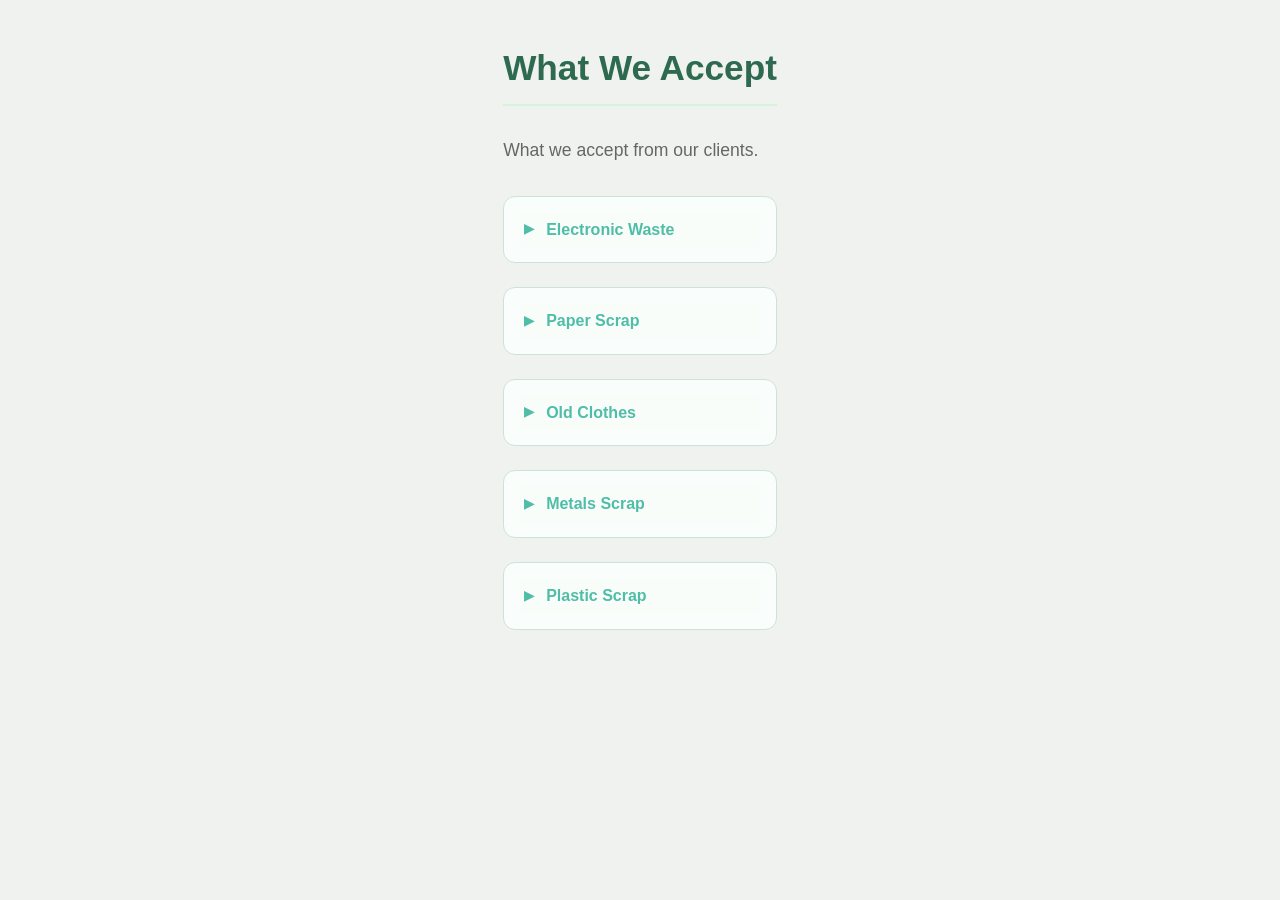
<file: acceptance.html>
<!DOCTYPE html>
<html lang="en">
<head>
    <meta charset="UTF-8">
    <meta name="viewport" content="width=device-width, initial-scale=1.0">
    <title>Acceptance</title>
    <link rel="stylesheet" href="style.css">
</head>
<body>

<div class="desktop-container">
    <div class="top-accent"></div>

    <div class="grid-wrapper">
        <section class="hero-sidebar">
            <h1>What We Accept</h1>
            <p class="intro-text">
                What we accept from our clients.
            </p>
        </section>

        <main class="content-area">
            <div class="scroll-container">
                <details class="description-box">
                    <summary>Electronic Waste</summary>
                    <p>  waste refers to a collection of different types of electronic waste (e-waste).
                         E-waste can include a wide range of electronic
                          devices such as computers, laptops, tablets, smartphones, televisions, printers, and other electronic appliances.
                           When these devices become obsolete or are no longer useful, they can be disposed of as e-waste.We are specialize in 
                           the proper handling and recycling of electronic mixed waste.</p>
                </details>

                <details class="description-box">
                    <summary>Paper Scrap</summary>
                    <p>Paper scrap refers to discarded paper materials that are no longer useful or needed.
                     These materials can include things like office paper, newspapers, magazines, cardboard, and
                      packaging materials. Paper scrap is a valuable resource that can be recycled and used to create
                       new paper products, reducing the need to harvest new trees and conserving natural resources.</p>
                </details>

                <details class="description-box">
                    <summary>Old Clothes</summary>
                    <p>Old clothes refer to clothing items that are no longer worn or needed.
                         These clothes may have been outgrown, out of style, or simply not used anymore.
                          Rather than throwing them away, old clothes can be donated or recycled.
                          Donating old clothes is a great way to give them a second life and help those
                           in need. In Scrapdeal, there are likely to be charities, non-profit organizations,
                            and thrift stores that accept donations of old clothes. These organizations may distribute
                             the clothes to people in need or sell them to generate funds for their programs.</p>
                </details>
                <details class="description-box">
                    <summary>Metals Scrap</summary>
                    <p>Metal scrap refers to discarded metal materials that can be recycled and reused. These
                     materials can include ferrous metals such as iron and steel, as well as non-ferrous metals like
                     aluminum, copper, brass, and lead. Metal scrap is a valuable resource that can be processed and 
                     melted down to create new metal products, reducing the need for new mining and metal extraction.
                     It's important to note that certain types of metal scrap, such as those containing hazardous materials
                      like lead or mercury, may require special handling and disposal procedures. Therefore, it's important to
                       check with local recycling facilities to ensure that the metal scrap is handled properly and in compliance
                        with local regulations</p>
                </details>
                <details class="description-box">
                    <summary>Plastic Scrap</summary>
                    <p>Plastic scrap refers to discarded plastic materials that can be recycled and reused. These materials can
                         include various types of plastic products such as bottles, containers, bags, packaging, and other plastic
                          items. Plastic scrap is a valuable resource that can be processed and transformed into new plastic products,
                           reducing the need for new plastic production.</p>
                </details>
            </div>
        </main>
    </div>
</div>

</body>
</html>
</file>
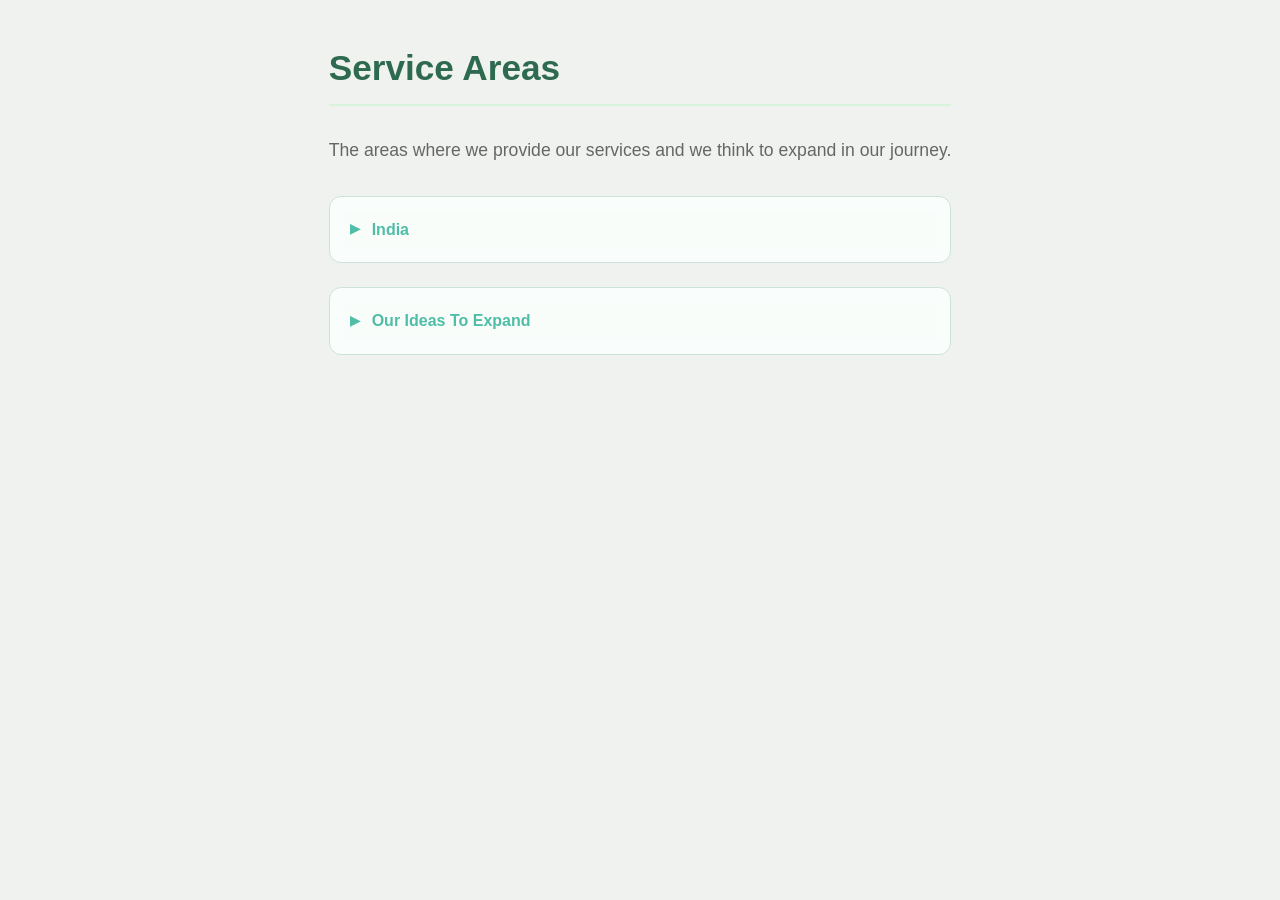
<file: areas.html>
<!DOCTYPE html>
<html lang="en">
<head>
    <meta charset="UTF-8">
    <meta name="viewport" content="width=device-width, initial-scale=1.0">
    <title>Areas</title>
    <link rel="stylesheet" href="style.css">
</head>
<body>

<div class="desktop-container">
    <div class="top-accent"></div>

    <div class="grid-wrapper">
        <section class="hero-sidebar">
            <h1>Service Areas</h1>
            <p class="intro-text">
                The areas where we provide our services and we think to expand in our journey.
            </p>
        </section>

        <main class="content-area">
            <div class="scroll-container">
                <details class="description-box">
                    <summary>India</summary>
                    <p>
                        <li>Kerala</li>
                        <li>Tamil Nadu</li>
                        <li>Bangalore</li>
                        <li>Delhi</li>
                        <li>Hyderabad</li>
                    </p>
                </details>

                <details class="description-box">
                    <summary>Our Ideas To Expand</summary>
                    <p>
                        <li>We are planning to expand our services to other cities in India, such as Mumbai, Pune, and Kolkata.</li>
                        <li>We are also considering expanding our services to other countries in the future, such as Sri Lanka, Qatar, Australia, America, and Russia.</li>
                    </p>
                </details>


            </div>
        </main>
    </div>
</div>

</body>
</html>
</file>
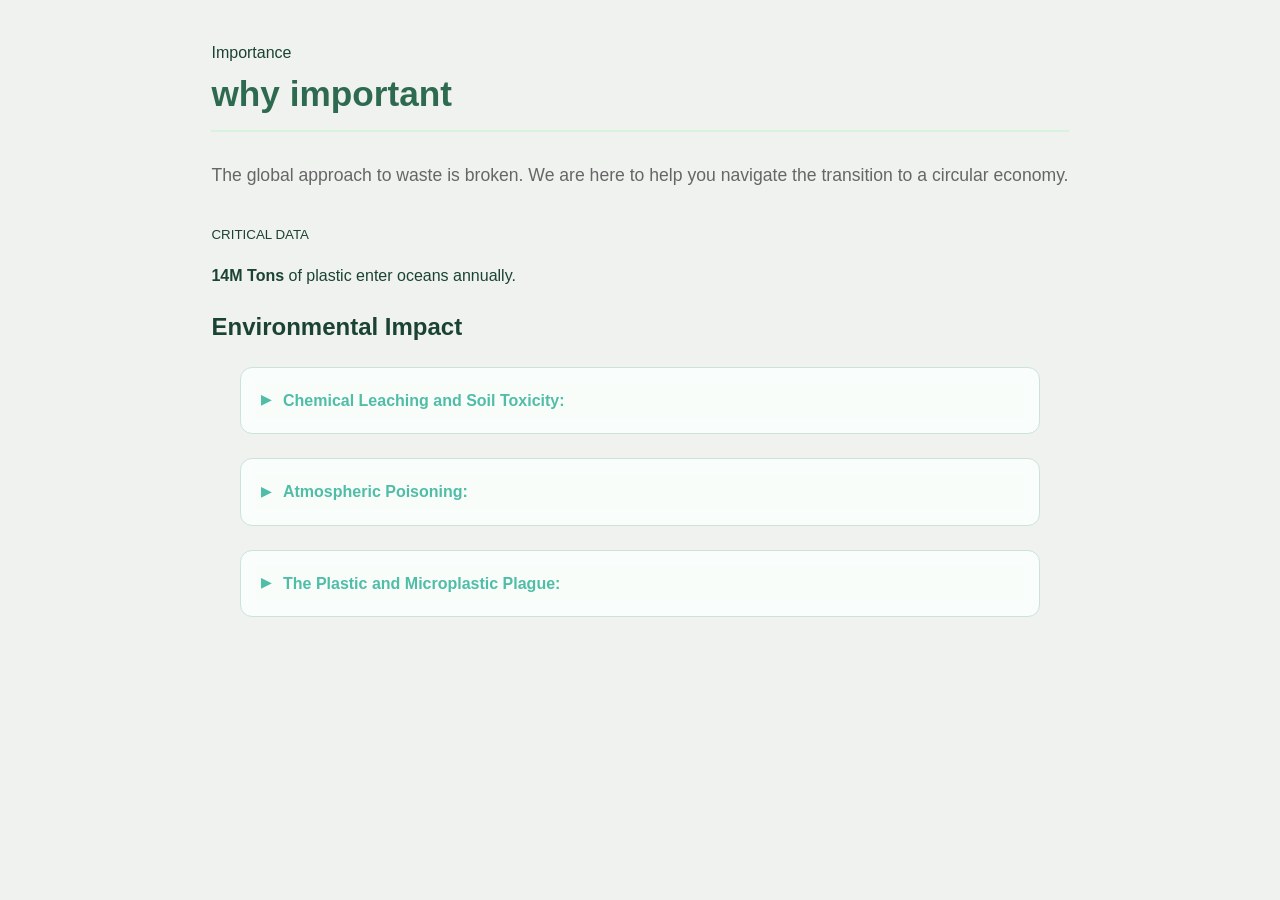
<file: first.html>
<!DOCTYPE html>
<html lang="en">
<head>
    <meta charset="UTF-8">
    <meta name="viewport" content="width=device-width, initial-scale=1.0">
    <title>Overview</title>
    <link rel="stylesheet" href="style.css">
</head>
<body>

<div class="desktop-container">
    <div class="top-accent"></div>

    <div class="grid-wrapper">
        <section class="hero-sidebar">
            <span class="badge">Importance</span>
            <h1>why important</h1>
            <p class="intro-text">
                The global approach to waste is broken. 
                We are here to help you navigate the transition to a circular economy.
            </p>
            <div class="stats-card">
                <small>CRITICAL DATA</small>
                <p><strong>14M Tons</strong> of plastic enter oceans annually.</p>
            </div>
        </section>

        <main class="content-area">
            <h2>Environmental Impact</h2>
            <div class="scroll-container">
                <details class="description-box">
                    <summary>Chemical Leaching and Soil Toxicity:</summary>
                    <p>When electronics (e-waste) or industrial scraps are dumped in unlined landfills, toxic heavy metals like lead, mercury, and cadmium seep into the earth.<br>
                         This "toxic soup" destroys soil fertility and contaminates groundwater, eventually entering the human food chain</p>
                </details>

                <details class="description-box">
                    <summary>Atmospheric Poisoning:</summary>
                    <p>Landfills are not silent; they are massive chemical reactors. 
                        As organic matter decomposes anaerobically (without oxygen), it releases methane, a greenhouse gas<br>
                         over 80 times more potent than carbon dioxide over a 20-year period.
                         Furthermore, the open burning of scraps<br>a common practice in regions with poor waste infrastructure—releases dioxins and fine particulate matter that cause chronic respiratory diseases globally.</p>
                </details>

                <details class="description-box">
                    <summary>The Plastic and Microplastic Plague:</summary>
                    <p>Papers and plastics that aren't recycled often find their way into waterways.<br>
                         Today, an estimated 14 million tons of plastic enter our oceans annually.
                         These don't disappear; they break down into microplastics, which have now been found<br>
                          in everything from deep-sea organisms to human blood.</p>
                </details>
            </div>
        </main>
    </div>
</div>

</body>
</html>
</file>
<file: style.css>
.description-box {
    background-color: #f9f9f9;
    padding: 15px; /* Increased slightly for better spacing */
    border-radius: 8px; /* Softer corners */
    border: 1px solid #eee; /* Added a light border for definition */
    cursor: pointer;
    margin: 15px 0;
    transition: background-color 0.3s ease, border-color 0.3s ease; /* Smooth transition */
}

/* Hover effect: makes the box darken slightly when the mouse is over it */
.description-box:hover {
    background-color: #f0fdfa; /* Very light teal */
    border-color: #4fbda7;
}

/* This targets the summary text */
.description-box summary {
    font-weight: bold;
    color: #4fbda7;
    outline: none; /* Removes the focus box when clicked */
    padding: 5px;
}

/* Customizes the little arrow (marker) */
.description-box summary::marker {
    color: #4fbda7;
    font-size: 1.1em;
}

/* Styling the text inside the box when it's open */
.description-box p {
    margin-top: 10px;
    color: #555;
    line-height: 1.6;
    /* Optional: adds a fade-in animation */
    animation: fadeIn 0.3s ease-in;
}

@keyframes fadeIn {
    from { opacity: 0; }
    to { opacity: 1; }
}
/* Variables for easy color management */
:root {
    --primary-green: #2d6a4f;
    --light-green: #d8f3dc;
    --accent-gold: #ffb703;
    --text-dark: #1b4332;
    --bg-gray: #f0f2f0;
    --white: #ffffff;
    --danger: #d90429;
}

body {
    font-family: 'Segoe UI', Tahoma, Geneva, Verdana, sans-serif;
    line-height: 1.6;
    color: var(--text-dark);
    background-color: var(--bg-gray);
    margin: 0;
    padding: 40px 20px;
    display: flex;
    justify-content: center;
}

.container {
    max-width: 850px;
    width: 100%;
    background: var(--white);
    padding: 40px;
    border-radius: 12px;
    box-shadow: 0 8px 24px rgba(0, 0, 0, 0.08);
    border-left: 10px solid var(--primary-green);
}

h1 {
    color: var(--primary-green);
    font-size: 2.2rem;
    margin-top: 0;
    border-bottom: 2px solid var(--light-green);
    padding-bottom: 8px;
}

.intro-text {
    font-size: 1.1rem;
    color: #666;
    margin-bottom: 2rem;
}

/* Accordion/Details Styling */
.description-box {
    /* Fixed Width Logic */
    width: 100%;
    max-width: 800px;         /* Adjust this to match your preferred desktop width */
    margin: 0 auto 1.5rem;   /* Centers the box and adds spacing below */
    
    /* Border & Shape */
    border: 1px solid #cce3d8; /* Light green border as seen in your image */
    border-radius: 12px;       /* Slightly more rounded for a modern feel */
    background-color: #f9fdfc; /* Very faint green/white background */
    
    /* Animation & Polish */
    transition: all 0.3s ease;
    overflow: hidden;
    box-sizing: border-box;
}

/* Hover effect to make it feel interactive */
.description-box:hover {
    border-color: #2d6a4f;
    box-shadow: 0 4px 15px rgba(0, 0, 0, 0.05);
}

/* Summary Styling (The Heading) */
summary {
    padding: 20px 25px;      /* Generous padding for a desktop feel */
    font-weight: 600;
    color: #2d6a4f;
    cursor: pointer;
    list-style: none;
    display: flex;
    align-items: center;
}

/* Styling the text content inside when open */
.description-box {
    /* Fixed Width Logic */
    width: 100%;
    max-width: 800px;         /* Adjust this to match your preferred desktop width */
    margin: 0 auto 1.5rem;   /* Centers the box and adds spacing below */
    
    /* Border & Shape */
    border: 1px solid #cce3d8; /* Light green border as seen in your image */
    border-radius: 12px;       /* Slightly more rounded for a modern feel */
    background-color: #f9fdfc; /* Very faint green/white background */
    
    /* Animation & Polish */
    transition: all 0.3s ease;
    overflow: hidden;
    box-sizing: border-box;
}

/* Hover effect to make it feel interactive */
.description-box:hover {
    border-color: #2d6a4f;
    box-shadow: 0 4px 15px rgba(0, 0, 0, 0.05);
}

/* Summary Styling (The Heading) */
summary {
    padding: 20px 25px;      /* Generous padding for a desktop feel */
    font-weight: 600;
    color: #2d6a4f;
    cursor: pointer;
    list-style: none;
    display: flex;
    align-items: center;
}

/* Styling the text content inside when open */
.description-box p {
    padding: 0 25px 25px 25px; /* Matches the summary padding for alignment */
    margin: 0;
    line-height: 1.7;
    color: #4a5d55;           /* Slightly softer black for readability */
    font-size: 1.05rem;
}

.description-box:hover {
    transform: translateX(5px);
}

summary {
    padding: 18px;
    font-weight: 600;
    cursor: pointer;
    background-color: #f9fdfa;
    color: var(--primary-green);
    list-style: none; /* Hide default arrow */
    display: flex;
    align-items: center;
}

summary::before {
    content: '▶';
    font-size: 0.8rem;
    margin-right: 12px;
    transition: transform 0.3s;
}

.description-box[open] summary::before {
    transform: rotate(90deg);
}

.description-box[open] {
    border-color: var(--primary-green);
}

.content {
    padding: 0 20px 20px 20px;
    border-top: 1px solid #f0f0f0;
}

.impact-stat {
    color: var(--danger);
    font-weight: bold;
    background: #fff0f0;
    padding: 2px 4px;
    border-radius: 4px;
}
</file>
